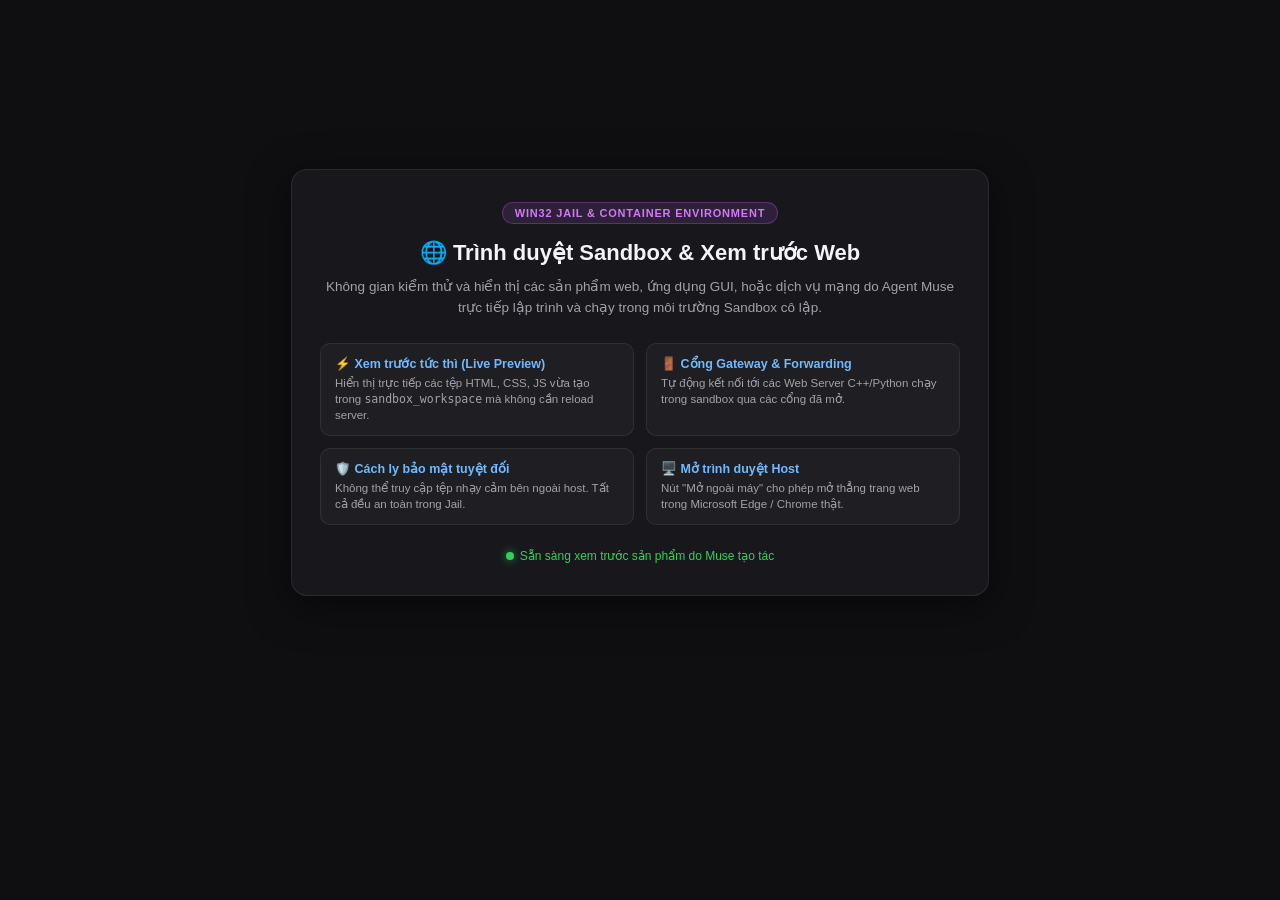
<file: sandbox_workspace/index.html>
<!DOCTYPE html>
<html lang="vi">
<head>
    <meta charset="UTF-8">
    <meta name="viewport" content="width=device-width, initial-scale=1.0">
    <title>CyberBox Sandbox Web & App Inspector</title>
    <style>
        :root {
            --bg: #0f0f12;
            --card: #18181c;
            --accent: #af52de;
            --accent-glow: rgba(175, 82, 222, 0.35);
            --text-main: #f5f5f7;
            --text-sub: #a1a1aa;
            --border: rgba(255, 255, 255, 0.08);
        }
        body {
            margin: 0;
            padding: 24px;
            background: var(--bg);
            color: var(--text-main);
            font-family: -apple-system, BlinkMacSystemFont, "Segoe UI", Roboto, sans-serif;
            display: flex;
            flex-direction: column;
            align-items: center;
            justify-content: center;
            min-height: 85vh;
            text-align: center;
            box-sizing: border-box;
        }
        .container {
            max-width: 640px;
            background: var(--card);
            border: 1px solid var(--border);
            border-radius: 16px;
            padding: 32px 28px;
            box-shadow: 0 10px 40px rgba(0,0,0,0.5);
        }
        .badge {
            display: inline-block;
            background: rgba(175, 82, 222, 0.15);
            color: #d178f7;
            border: 1px solid var(--accent-glow);
            font-size: 11px;
            font-weight: 700;
            text-transform: uppercase;
            letter-spacing: 0.8px;
            padding: 4px 12px;
            border-radius: 20px;
            margin-bottom: 16px;
        }
        h1 {
            font-size: 22px;
            margin: 0 0 10px 0;
            font-weight: 600;
        }
        p {
            font-size: 13.5px;
            color: var(--text-sub);
            line-height: 1.6;
            margin: 0 0 24px 0;
        }
        .features {
            display: grid;
            grid-template-columns: 1fr 1fr;
            gap: 12px;
            text-align: left;
            margin-bottom: 24px;
        }
        .feat-item {
            background: rgba(255, 255, 255, 0.03);
            border: 1px solid var(--border);
            padding: 12px 14px;
            border-radius: 10px;
        }
        .feat-title {
            font-size: 12.5px;
            font-weight: 600;
            color: #70baff;
            margin-bottom: 4px;
        }
        .feat-desc {
            font-size: 11.5px;
            color: var(--text-sub);
            line-height: 1.4;
        }
        .pulse-dot {
            display: inline-block;
            width: 8px;
            height: 8px;
            background: #30d158;
            border-radius: 50%;
            margin-right: 6px;
            box-shadow: 0 0 8px rgba(48, 209, 88, 0.7);
        }
        .status-bar {
            display: flex;
            align-items: center;
            justify-content: center;
            font-size: 12px;
            color: #30d158;
            font-weight: 500;
        }
    </style>
</head>
<body>
    <div class="container">
        <div class="badge">Win32 Jail & Container Environment</div>
        <h1>🌐 Trình duyệt Sandbox & Xem trước Web</h1>
        <p>Không gian kiểm thử và hiển thị các sản phẩm web, ứng dụng GUI, hoặc dịch vụ mạng do Agent Muse trực tiếp lập trình và chạy trong môi trường Sandbox cô lập.</p>
        
        <div class="features">
            <div class="feat-item">
                <div class="feat-title">⚡ Xem trước tức thì (Live Preview)</div>
                <div class="feat-desc">Hiển thị trực tiếp các tệp HTML, CSS, JS vừa tạo trong <code>sandbox_workspace</code> mà không cần reload server.</div>
            </div>
            <div class="feat-item">
                <div class="feat-title">🚪 Cổng Gateway & Forwarding</div>
                <div class="feat-desc">Tự động kết nối tới các Web Server C++/Python chạy trong sandbox qua các cổng đã mở.</div>
            </div>
            <div class="feat-item">
                <div class="feat-title">🛡️ Cách ly bảo mật tuyệt đối</div>
                <div class="feat-desc">Không thể truy cập tệp nhạy cảm bên ngoài host. Tất cả đều an toàn trong Jail.</div>
            </div>
            <div class="feat-item">
                <div class="feat-title">🖥️ Mở trình duyệt Host</div>
                <div class="feat-desc">Nút "Mở ngoài máy" cho phép mở thẳng trang web trong Microsoft Edge / Chrome thật.</div>
            </div>
        </div>

        <div class="status-bar">
            <span class="pulse-dot"></span> Sẵn sàng xem trước sản phẩm do Muse tạo tác
        </div>
    </div>
</body>
</html>
</file>
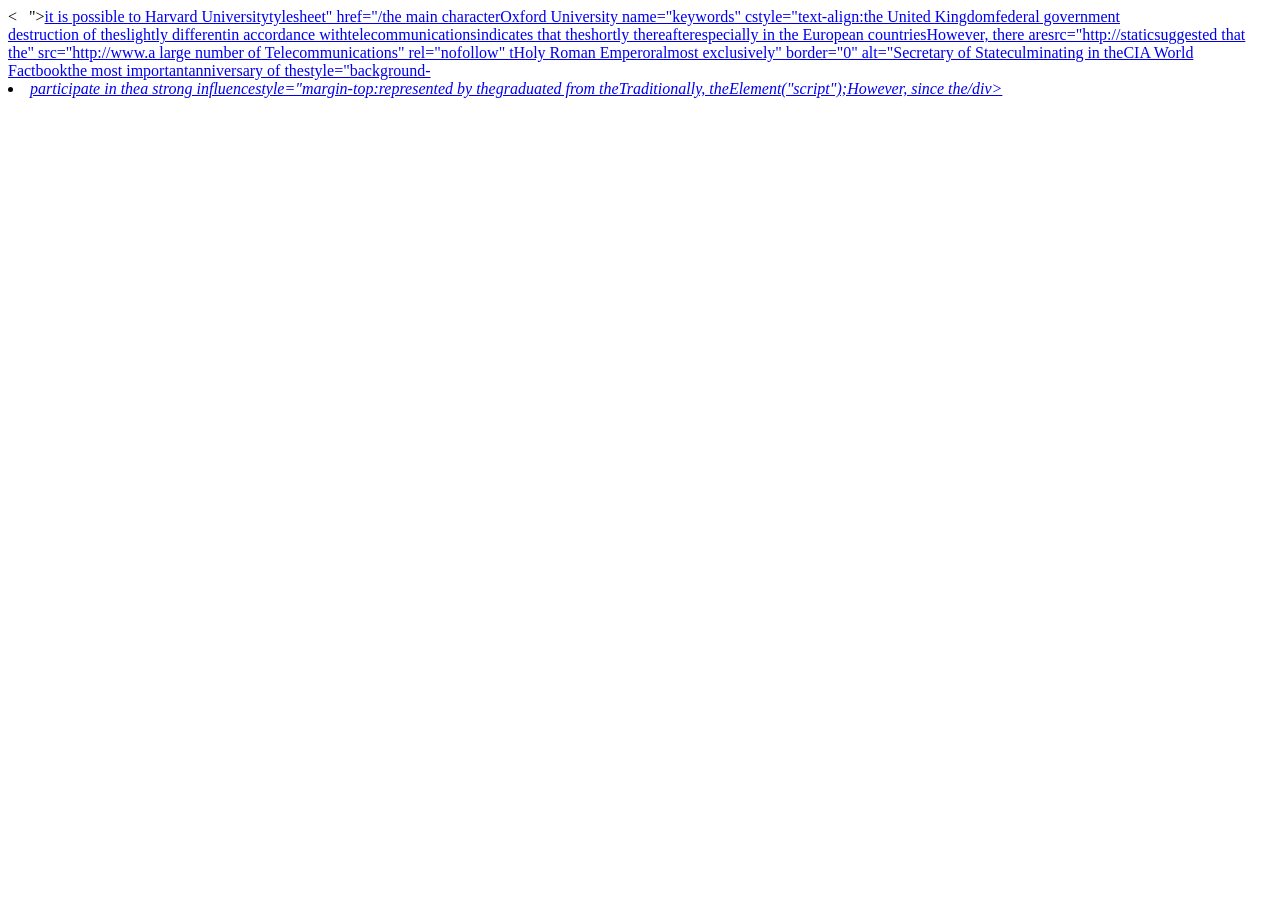
<file: New folder/page_0.html>
<!DOCTYPE html>
<&nbsp;&nbsp;&nbsp;"><a href="http://style="float:left;concerned with the=http%3A%2F%2Fwww.in popular culturetype="text/css" />it is possible to Harvard Universitytylesheet" href="/the main characterOxford University  name="keywords" cstyle="text-align:the United Kingdomfederal government<div style="margin depending on the description of the<div class="header.min.js"></script>destruction of theslightly differentin accordance withtelecommunicationsindicates that theshortly thereafterespecially in the European countriesHowever, there aresrc="http://staticsuggested that the" src="http://www.a large number of Telecommunications" rel="nofollow" tHoly Roman Emperoralmost exclusively" border="0" alt="Secretary of Stateculminating in theCIA World Factbookthe most importantanniversary of thestyle="background-<li><em><a href="/the Atlantic Oceanstrictly speaking,shortly before thedifferent types ofthe Ottoman Empire><img src="http://An Introduction toconsequence of thedeparture from theConfederate Statesindigenous peoplesProceedings of theinformation on thetheories have beeninvolvement in thedivided into threeadjacent countriesis responsible fordissolution of thecollaboration withwidely regarded ashis contemporariesfounding member ofDominican Republicgenerally acceptedthe possibility ofare also availableunder constructionrestoration of thethe general publicis almost entirelypasses through thehas been suggestedcomputer and videoGermanic languages according to the different from theshortly afterwardshref="https://www.recent developmentBoard of Directors<div class="search| <a href="http://In particular, theMultiple footnotesor other substancethousands of yearstranslation of the</div>
</div>

<a href="index.phpwas established inmin.js"></script>
participate in thea strong influencestyle="margin-top:represented by thegraduated from theTraditionally, theElement("script");However, since the/div>
</div>
<div left; margin-left:protection against0; vertical-align:Unfortunately, thetype="image/x-icon/div>
<div class=" class="clearfix"><div class="footer		</div>
		</div>
the motion pictureБългарскибългарскиФедерациинесколькосообщениесообщенияпрограммыОтправитьбесплатноматериалыпозволяетпоследниеразличныхпродукциипрограммаполностьюнаходитсяизбранноенаселенияизменениякатегорииАлександрद्वारामैनुअलप्रदानभारतीयअनुदेशहिन्दीइंडियादिल्लीअधिकारवीडियोचिट्ठेसमाचारजंक्शनदुनियाप्रयोगअनुसारऑनलाइनपार्टीशर्तोंलोकसभाफ़्लैशशर्तेंप्रदेशप्लेयरकेंद्रस्थितिउत्पादउन्हेंचिट्ठायात्राज्यादापुरानेजोड़ेंअनुवादश्रेणीशिक्षासरकारीसंग्रहपरिणामब्रांडबच्चोंउपलब्धमंत्रीसंपर्कउम्मीदमाध्यमसहा�
</file>
